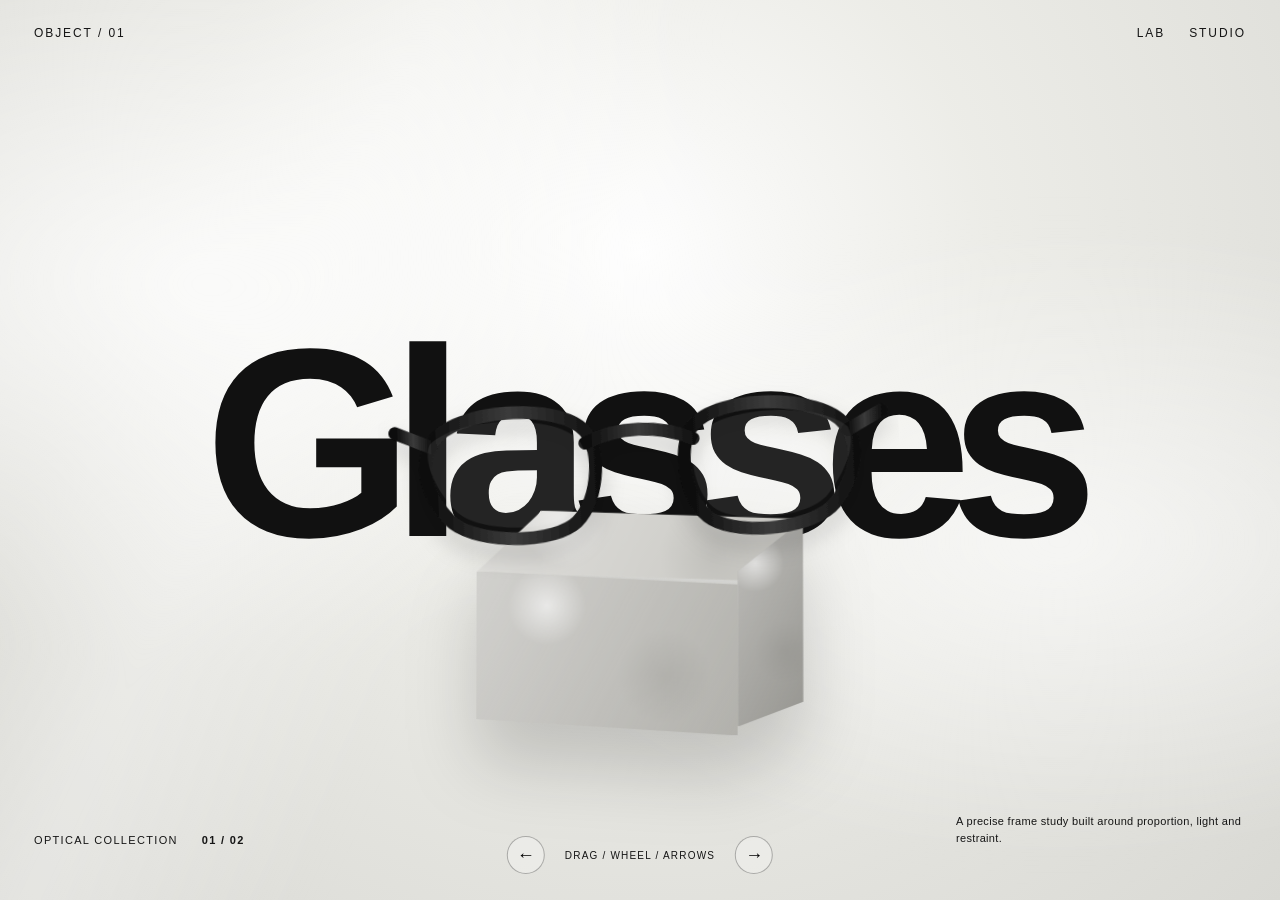
<file: index.html>
<!doctype html><html lang="en"><head><meta charset="utf-8"><meta name="viewport" content="width=device-width,initial-scale=1"><title>Product Editorial Showcase</title><link rel="stylesheet" href="styles.css"></head><body><main class="experience" id="experience"><header class="topbar"><div class="brand" id="brand">OBJECT / 01</div><nav><a href="lab.html">LAB</a><a href="studio.html">STUDIO</a></nav></header><section class="hero" aria-live="polite"><div class="ambient" aria-hidden="true"></div><div class="word-track" aria-hidden="true"><div class="word word-a" id="word-a">Glasses</div><div class="word word-b" id="word-b">Sunglasses</div></div><div class="meta meta-left"><span id="kicker">Optical collection</span><strong id="index-label">01 / 02</strong></div><div class="meta meta-right"><p id="description">A precise frame study built around proportion, light and restraint.</p></div><div class="stage-wrap"><div class="pedestal" aria-hidden="true"><div class="pedestal-top"></div><div class="pedestal-front"></div><div class="pedestal-side"></div></div><div class="product-layer" id="product-layer"></div></div><div class="controls"><button id="prev" aria-label="Previous category">←</button><span>Drag / wheel / arrows</span><button id="next" aria-label="Next category">→</button></div></section></main><script src="https://cdn.jsdelivr.net/npm/gsap@3.13.0/dist/gsap.min.js"></script><script src="config.js"></script><script src="app.js"></script></body></html>
</file>
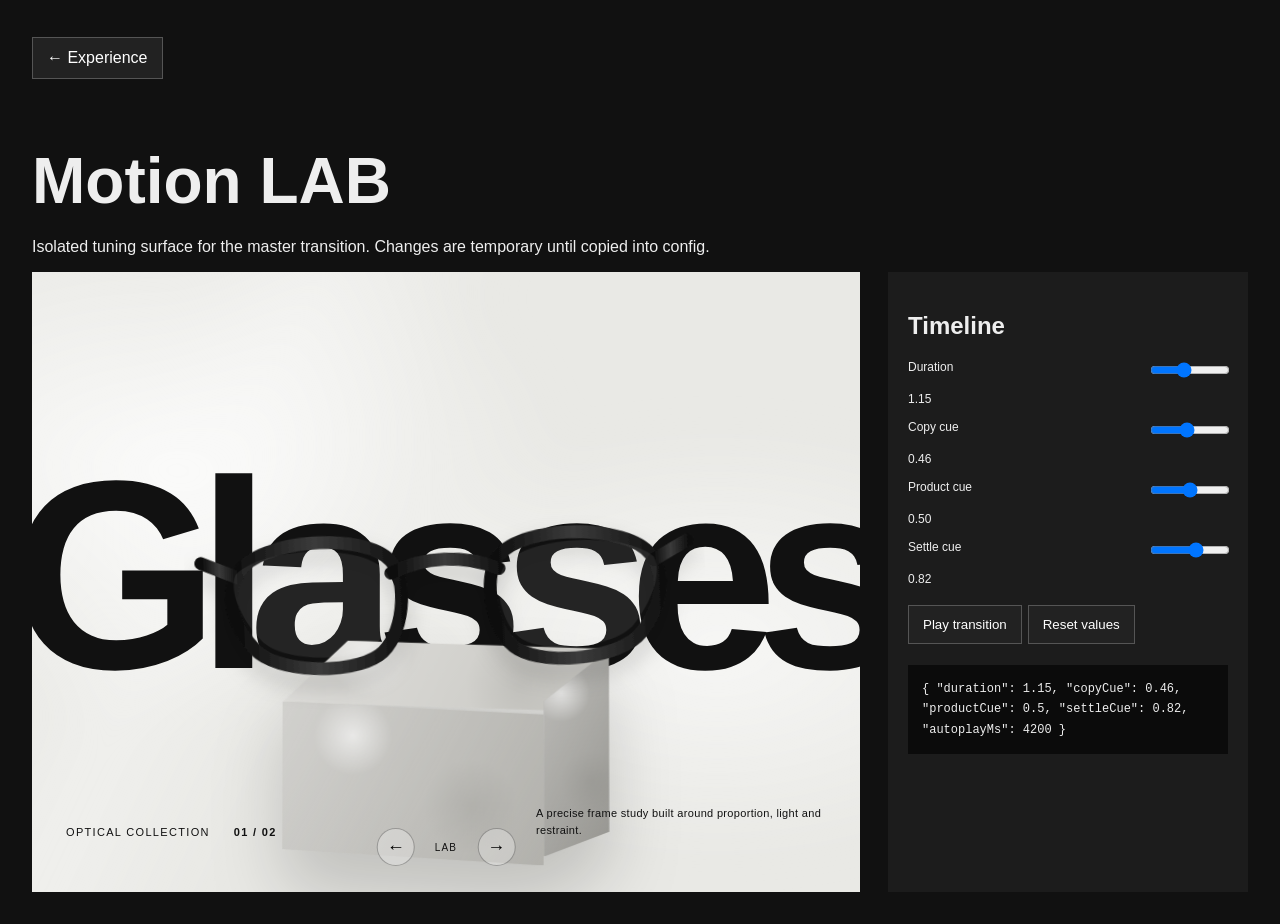
<file: lab.html>
<!doctype html><html lang="en"><head><meta charset="utf-8"><meta name="viewport" content="width=device-width,initial-scale=1"><title>Editorial Motion LAB</title><link rel="stylesheet" href="styles.css"><style>body{overflow:auto;background:#111;color:#eee}.lab{min-height:100vh;padding:32px}.lab h1{font-size:clamp(34px,5vw,72px);margin:60px 0 20px}.lab-grid{display:grid;grid-template-columns:minmax(300px,1fr) minmax(260px,360px);gap:28px}.preview{position:relative;min-height:620px;background:#e9e9e5;overflow:hidden;color:#111}.preview .hero{position:absolute}.panel{background:#1c1c1c;padding:20px}.panel label{display:grid;grid-template-columns:1fr 80px;gap:12px;margin:14px 0;font-size:12px}.panel input{width:100%}.panel button,.back{display:inline-block;padding:11px 14px;border:1px solid #555;background:#222;color:white;text-decoration:none;margin:5px 6px 5px 0}.readout{font-family:monospace;font-size:12px;line-height:1.7;padding:14px;background:#0b0b0b;margin-top:16px}@media(max-width:900px){.lab-grid{grid-template-columns:1fr}}</style></head><body><div class="lab"><a class="back" href="index.html">← Experience</a><h1>Motion LAB</h1><p>Isolated tuning surface for the master transition. Changes are temporary until copied into config.</p><div class="lab-grid"><div class="preview"><section class="hero"><div class="ambient"></div><div class="word-track"><div class="word word-a" id="word-a">Glasses</div><div class="word word-b" id="word-b">Sunglasses</div></div><div class="meta meta-left"><span id="kicker">Optical collection</span><strong id="index-label">01 / 02</strong></div><div class="meta meta-right"><p id="description">A precise frame study built around proportion, light and restraint.</p></div><div class="stage-wrap"><div class="pedestal"><div class="pedestal-top"></div><div class="pedestal-front"></div><div class="pedestal-side"></div></div><div class="product-layer" id="product-layer"></div></div><div class="controls"><button id="prev">←</button><span>LAB</span><button id="next">→</button></div></section></div><aside class="panel"><h2>Timeline</h2><label>Duration <input id="duration" type="range" min="0.7" max="1.8" step="0.05" value="1.15"><output>1.15</output></label><label>Copy cue <input id="copyCue" type="range" min="0.1" max="0.9" step="0.01" value="0.46"><output>0.46</output></label><label>Product cue <input id="productCue" type="range" min="0.1" max="0.9" step="0.01" value="0.50"><output>0.50</output></label><label>Settle cue <input id="settleCue" type="range" min="0.4" max="1.1" step="0.01" value="0.82"><output>0.82</output></label><button id="play">Play transition</button><button id="reset">Reset values</button><div class="readout" id="readout"></div></aside></div></div><script src="https://cdn.jsdelivr.net/npm/gsap@3.13.0/dist/gsap.min.js"></script><script src="config.js"></script><script src="app.js"></script><script>const ids=['duration','copyCue','productCue','settleCue'];function sync(){ids.forEach(id=>{const el=document.getElementById(id),v=+el.value;ProductShowcaseConfig.motion[id]=v;el.nextElementSibling.value=v.toFixed(2)});document.getElementById('readout').textContent=JSON.stringify(ProductShowcaseConfig.motion,null,2)}ids.forEach(id=>document.getElementById(id).addEventListener('input',sync));document.getElementById('play').onclick=()=>ProductEditorialEngine.step(1);document.getElementById('reset').onclick=()=>location.reload();sync();</script></body></html>
</file>
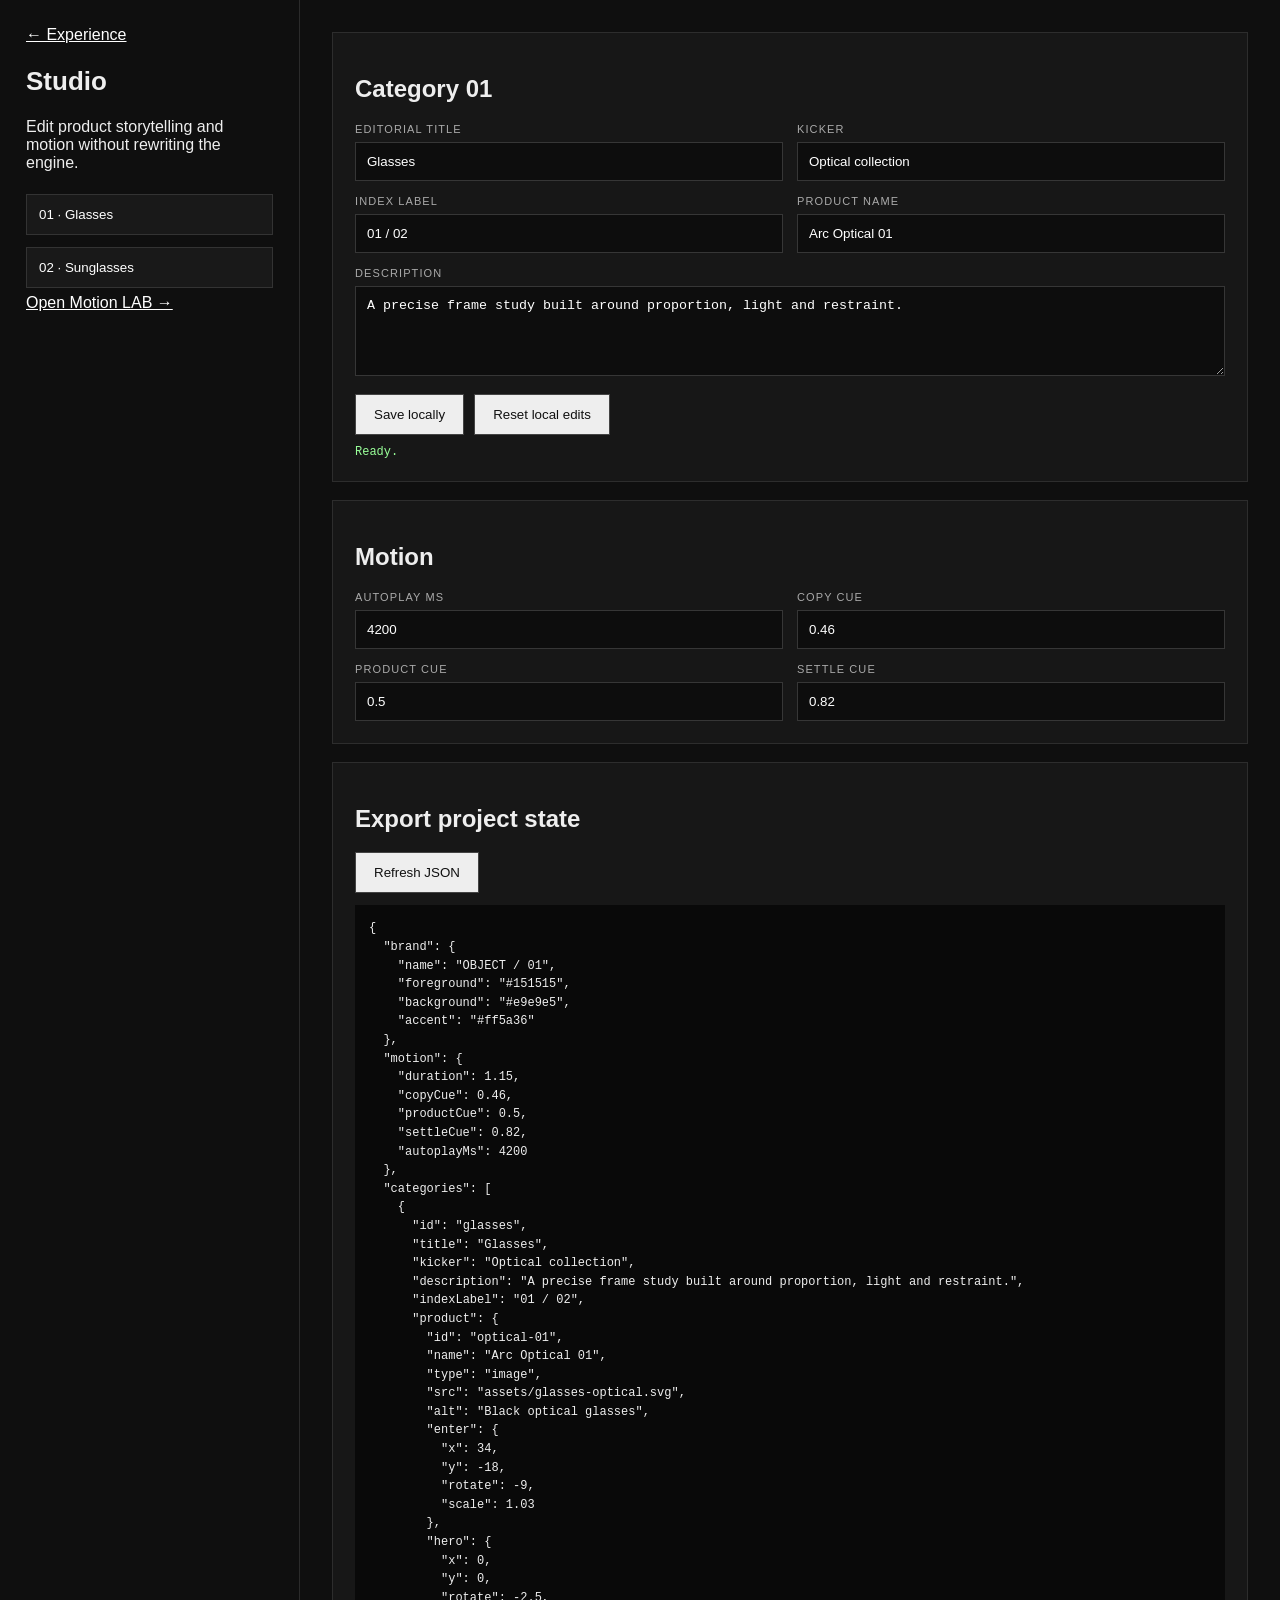
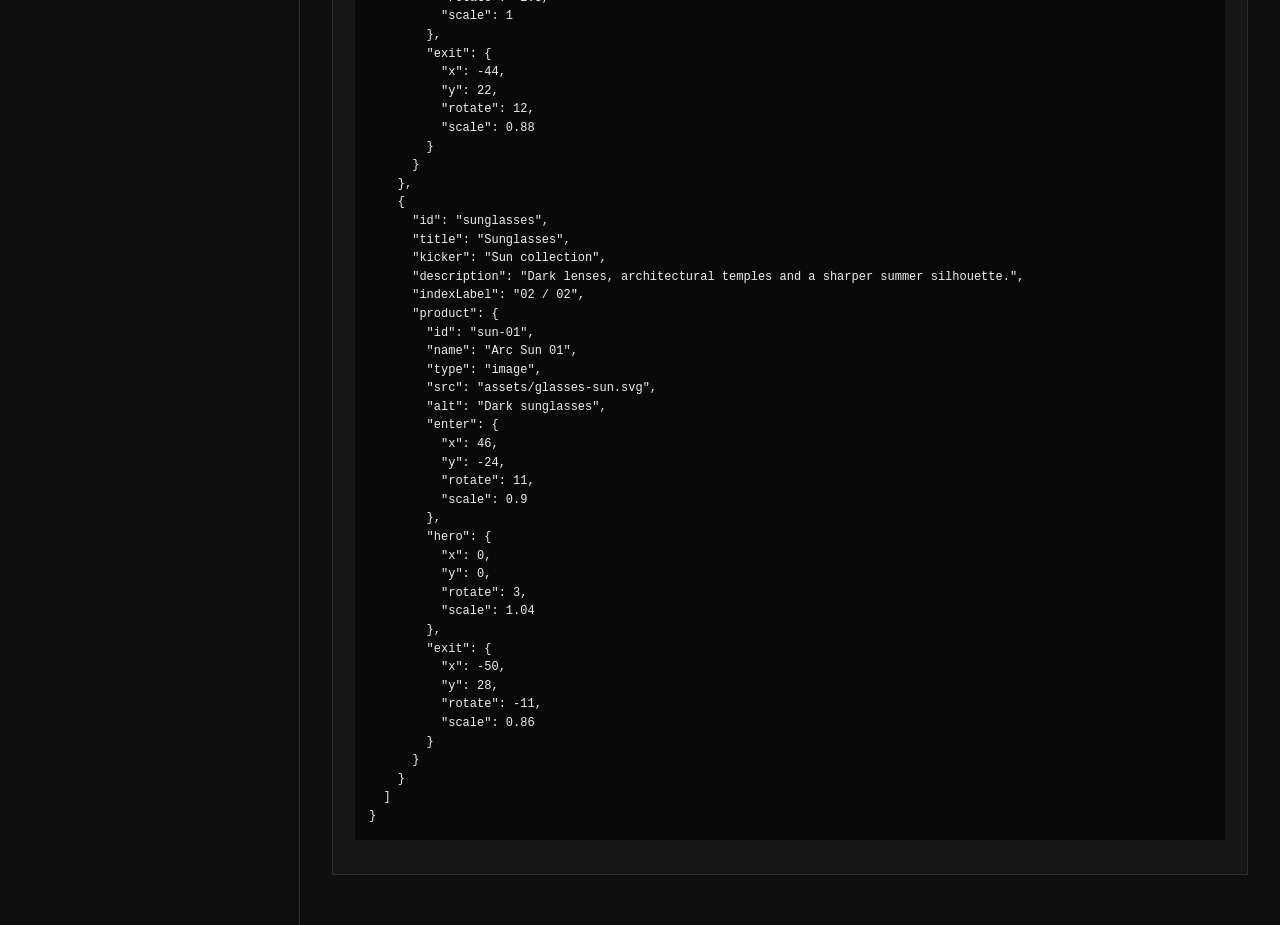
<file: studio.html>
<!doctype html><html lang="en"><head><meta charset="utf-8"><meta name="viewport" content="width=device-width,initial-scale=1"><title>Product Editorial Studio</title><style>*{box-sizing:border-box}body{margin:0;background:#0f0f0f;color:#eee;font-family:Arial,sans-serif}.shell{min-height:100vh;display:grid;grid-template-columns:300px 1fr}.side{padding:26px;border-right:1px solid #2b2b2b}.side a{color:white}.side h1{font-size:26px}.tabs button{width:100%;text-align:left;margin:6px 0;padding:12px;background:#191919;color:white;border:1px solid #333}.main{padding:32px;max-width:1000px}.card{border:1px solid #2d2d2d;background:#171717;padding:22px;margin-bottom:18px}.grid{display:grid;grid-template-columns:1fr 1fr;gap:14px}.field{display:grid;gap:7px}.field label{font-size:11px;letter-spacing:.1em;text-transform:uppercase;color:#aaa}.field input,.field textarea,.field select{width:100%;padding:11px;background:#0d0d0d;border:1px solid #363636;color:white}.field textarea{min-height:90px}.actions{display:flex;gap:10px;margin-top:18px}.actions button{padding:12px 18px;border:1px solid #444;background:#eee;color:#111;cursor:pointer}.status{font:12px monospace;color:#9f9;margin-top:10px}.preview{margin-top:18px;padding:18px;border:1px dashed #444}.code{white-space:pre-wrap;background:#090909;padding:14px;font:12px/1.55 monospace}@media(max-width:760px){.shell{grid-template-columns:1fr}.side{border-right:0;border-bottom:1px solid #2b2b2b}.grid{grid-template-columns:1fr}}</style></head><body><div class="shell"><aside class="side"><a href="index.html">← Experience</a><h1>Studio</h1><p>Edit product storytelling and motion without rewriting the engine.</p><div class="tabs"><button data-i="0">01 · Glasses</button><button data-i="1">02 · Sunglasses</button></div><a href="lab.html">Open Motion LAB →</a></aside><main class="main"><div class="card"><h2 id="heading">Category 01</h2><div class="grid"><div class="field"><label>Editorial title</label><input id="title"></div><div class="field"><label>Kicker</label><input id="kicker"></div><div class="field"><label>Index label</label><input id="index"></div><div class="field"><label>Product name</label><input id="name"></div><div class="field" style="grid-column:1/-1"><label>Description</label><textarea id="description"></textarea></div></div><div class="actions"><button id="save">Save locally</button><button id="reset">Reset local edits</button></div><div class="status" id="status">Ready.</div></div><div class="card"><h2>Motion</h2><div class="grid"><div class="field"><label>Autoplay ms</label><input id="auto" type="number" min="1500" step="100"></div><div class="field"><label>Copy cue</label><input id="copy" type="number" step="0.01"></div><div class="field"><label>Product cue</label><input id="product" type="number" step="0.01"></div><div class="field"><label>Settle cue</label><input id="settle" type="number" step="0.01"></div></div></div><div class="card"><h2>Export project state</h2><div class="actions"><button id="export">Refresh JSON</button></div><pre class="code" id="json"></pre></div></main></div><script src="config.js"></script><script>const BASE=JSON.parse(JSON.stringify(ProductShowcaseConfig));const KEY='product-editorial-showcase-v1';let cfg=JSON.parse(localStorage.getItem(KEY)||'null')||BASE;let i=0;const $=id=>document.getElementById(id);const fields={title:$('title'),kicker:$('kicker'),index:$('index'),name:$('name'),description:$('description')};function load(){const c=cfg.categories[i];$('heading').textContent=`Category ${String(i+1).padStart(2,'0')}`;fields.title.value=c.title;fields.kicker.value=c.kicker;fields.index.value=c.indexLabel;fields.name.value=c.product.name;fields.description.value=c.description;$('auto').value=cfg.motion.autoplayMs;$('copy').value=cfg.motion.copyCue;$('product').value=cfg.motion.productCue;$('settle').value=cfg.motion.settleCue;show()}function show(){$('json').textContent=JSON.stringify(cfg,null,2)}document.querySelectorAll('[data-i]').forEach(b=>b.onclick=()=>{i=+b.dataset.i;load()});$('save').onclick=()=>{const c=cfg.categories[i];c.title=fields.title.value;c.kicker=fields.kicker.value;c.indexLabel=fields.index.value;c.product.name=fields.name.value;c.description=fields.description.value;cfg.motion.autoplayMs=+$('auto').value;cfg.motion.copyCue=+$('copy').value;cfg.motion.productCue=+$('product').value;cfg.motion.settleCue=+$('settle').value;localStorage.setItem(KEY,JSON.stringify(cfg));$('status').textContent='Saved in localStorage. Export JSON to promote into config.js.';show()};$('reset').onclick=()=>{localStorage.removeItem(KEY);cfg=JSON.parse(JSON.stringify(BASE));load();$('status').textContent='Local edits reset.'};$('export').onclick=show;load();</script></body></html>
</file>
<file: styles.css>
*{box-sizing:border-box}html,body{margin:0;min-height:100%;background:#e9e9e5;color:#151515;font-family:Arial,Helvetica,sans-serif}body{overflow:hidden}.experience{height:100vh;min-height:680px;position:relative;background:radial-gradient(circle at 50% 28%,rgba(255,255,255,.95),rgba(237,237,232,.84) 38%,#d9d9d4 100%)}.topbar{position:absolute;top:0;left:0;right:0;z-index:20;display:flex;justify-content:space-between;align-items:center;padding:26px 34px;font-size:12px;letter-spacing:.16em;text-transform:uppercase}.topbar nav{display:flex;gap:24px}.topbar a{color:inherit;text-decoration:none}.hero{position:absolute;inset:0;overflow:hidden}.ambient{position:absolute;inset:-10%;background:radial-gradient(ellipse at 22% 35%,rgba(255,255,255,.78),transparent 36%),radial-gradient(ellipse at 76% 58%,rgba(255,255,255,.64),transparent 34%),linear-gradient(115deg,transparent 0 22%,rgba(255,255,255,.32) 31%,transparent 44% 100%);filter:blur(22px);animation:breathe 8s ease-in-out infinite alternate;transform:scale(1.05)}@keyframes breathe{to{transform:scale(1.1) translate3d(1.5%,-1%,0);filter:blur(28px)}}.word-track{position:absolute;inset:0;z-index:2;pointer-events:none}.word{position:absolute;top:50%;left:50%;font-family:Arial Black,Arial,sans-serif;font-size:clamp(150px,21vw,390px);font-weight:900;line-height:.8;letter-spacing:-.085em;white-space:nowrap;transform:translate(-50%,-53%);color:#111;will-change:transform,opacity}.word-b{opacity:0;transform:translate(25%,-53%)}.meta{position:absolute;z-index:12;bottom:54px;font-size:11px;letter-spacing:.12em;text-transform:uppercase}.meta-left{left:34px;display:flex;gap:24px;align-items:center}.meta-left strong{font-size:11px}.meta-right{right:34px;width:min(290px,27vw);line-height:1.5;text-transform:none;letter-spacing:.03em}.meta-right p{margin:0}.stage-wrap{position:absolute;left:50%;top:51%;z-index:8;width:min(58vw,960px);height:min(58vh,650px);transform:translate(-50%,-42%);perspective:1100px}.pedestal{position:absolute;left:50%;bottom:5%;width:44%;height:43%;transform:translateX(-50%) rotateX(1deg);transform-style:preserve-3d;filter:drop-shadow(0 42px 34px rgba(0,0,0,.17));will-change:transform}.pedestal-top,.pedestal-front,.pedestal-side{position:absolute;background-color:#bab9b4;background-image:linear-gradient(118deg,rgba(255,255,255,.34),rgba(80,80,76,.08)),radial-gradient(circle at 27% 21%,rgba(255,255,255,.62),transparent 17%),radial-gradient(circle at 72% 64%,rgba(87,87,81,.12),transparent 22%)}.pedestal-top{left:0;top:0;width:100%;height:31%;clip-path:polygon(20% 0,100% 12%,80% 100%,0 88%);background-color:#d0cfca}.pedestal-front{left:0;top:27%;width:80%;height:73%;clip-path:polygon(0 0,100% 8%,100% 100%,0 90%)}.pedestal-side{right:0;top:4%;width:20%;height:92%;clip-path:polygon(0 25%,100% 0,100% 88%,0 100%);background-color:#9c9b96}.product-layer{position:absolute;inset:0;z-index:10;pointer-events:none}.product{position:absolute;left:50%;top:43%;width:min(70%,700px);transform:translate(-50%,-50%);transform-origin:50% 50%;will-change:transform,opacity,filter}.product img{width:100%;display:block}.controls{position:absolute;z-index:20;bottom:26px;left:50%;transform:translateX(-50%);display:flex;align-items:center;gap:20px;font-size:10px;letter-spacing:.12em;text-transform:uppercase}.controls button{width:38px;height:38px;border-radius:50%;border:1px solid rgba(0,0,0,.28);background:rgba(255,255,255,.28);font-size:18px;cursor:pointer}.controls button:hover{background:#111;color:white}.is-transitioning .controls{pointer-events:none}.hero.dragging{cursor:grabbing}@media(max-width:760px){body{overflow:auto}.experience{min-height:760px}.topbar{padding:20px}.word{font-size:clamp(105px,34vw,220px);top:44%}.stage-wrap{width:100vw;height:58vh;top:48%}.pedestal{width:62%;height:38%}.product{width:88%;top:42%}.meta-left{left:20px;bottom:72px}.meta-right{right:20px;bottom:112px;width:50vw}.controls{bottom:22px}.controls span{display:none}}@media(prefers-reduced-motion:reduce){.ambient{animation:none}.word,.product,.pedestal{transition:none!important}}
</file>
